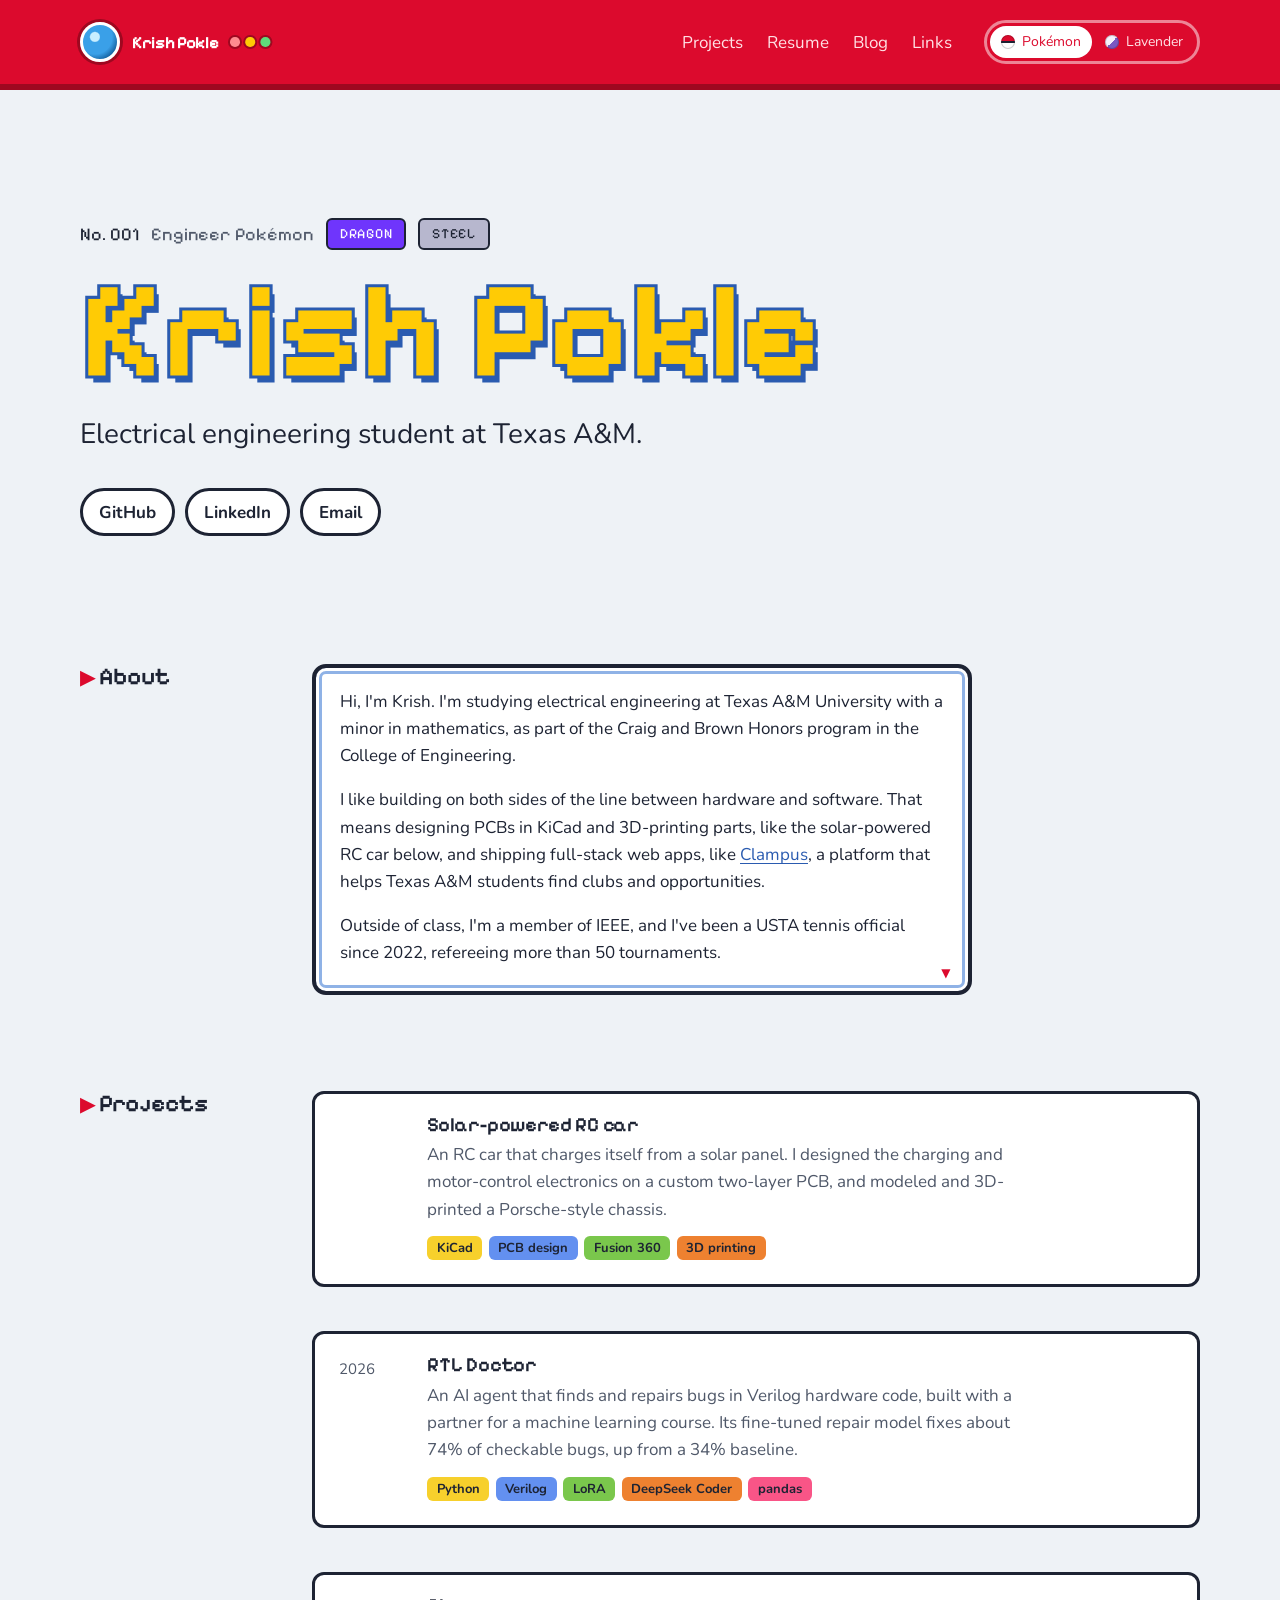
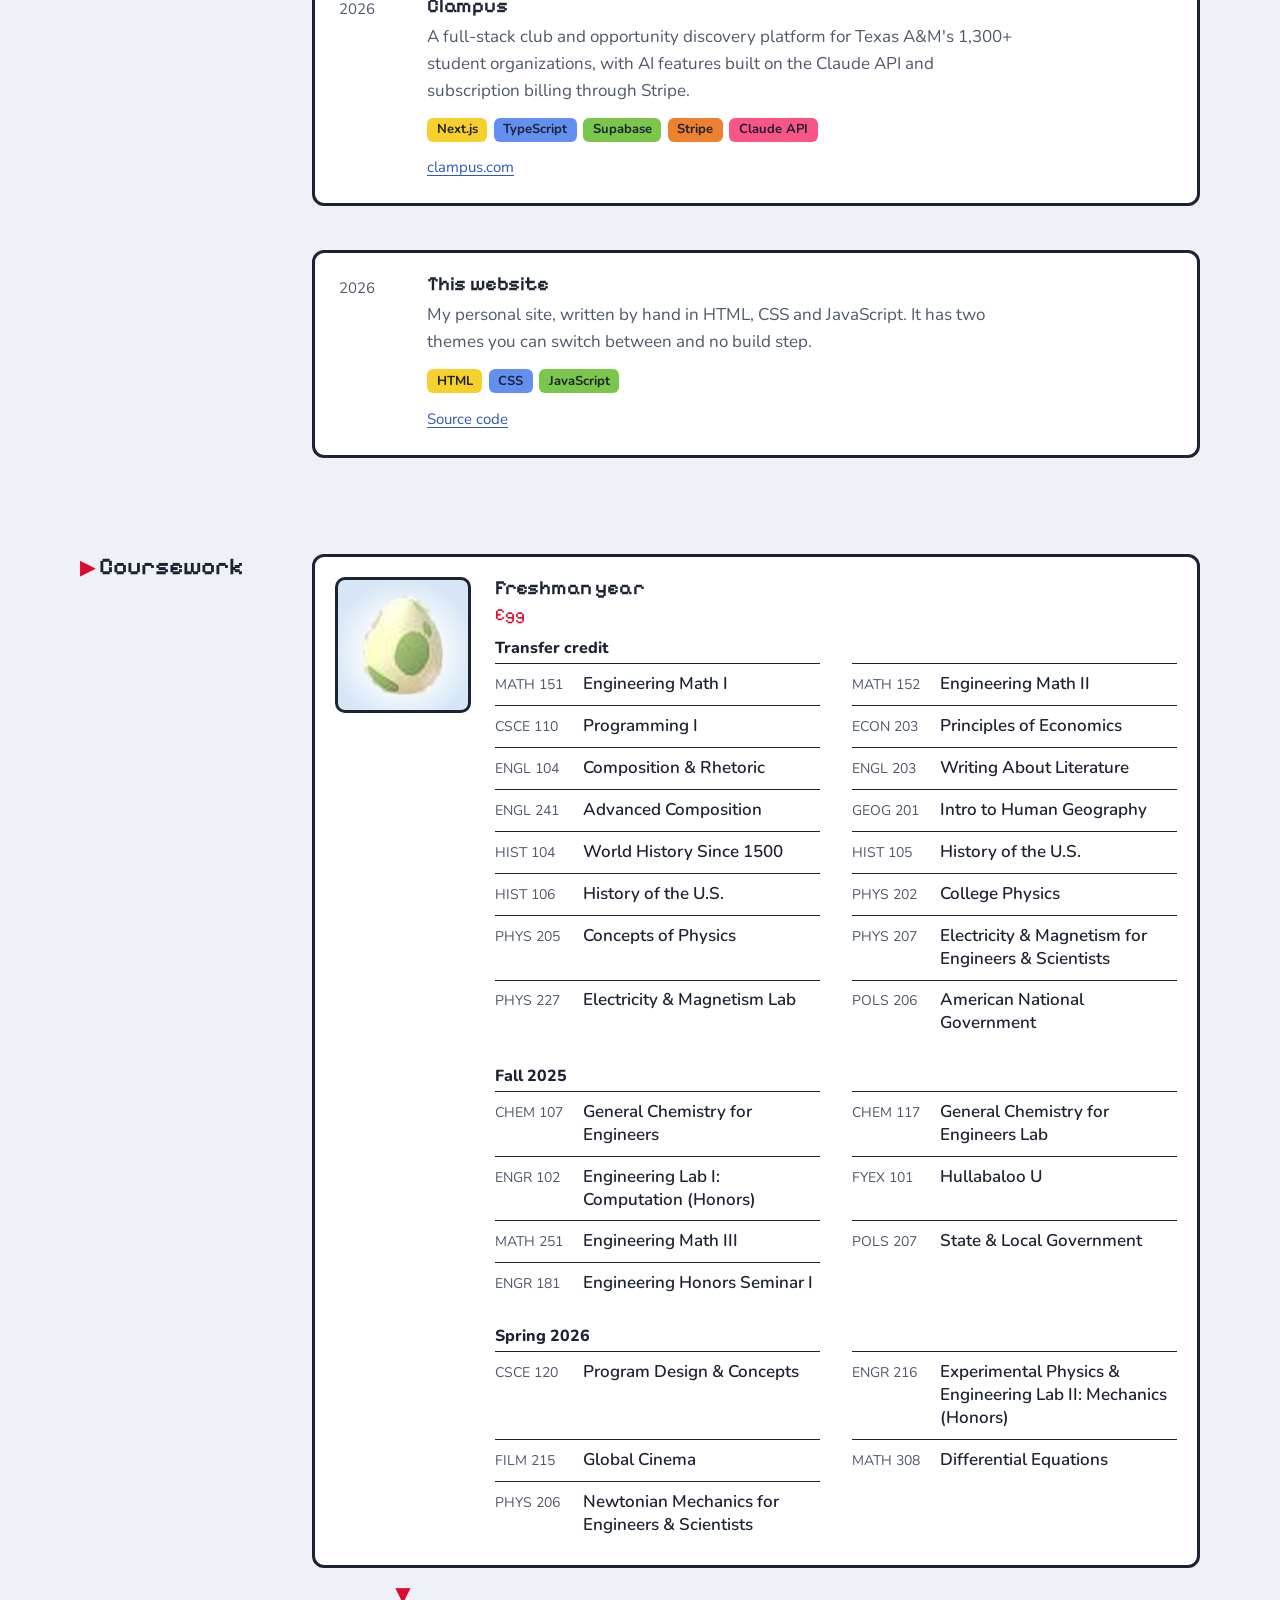
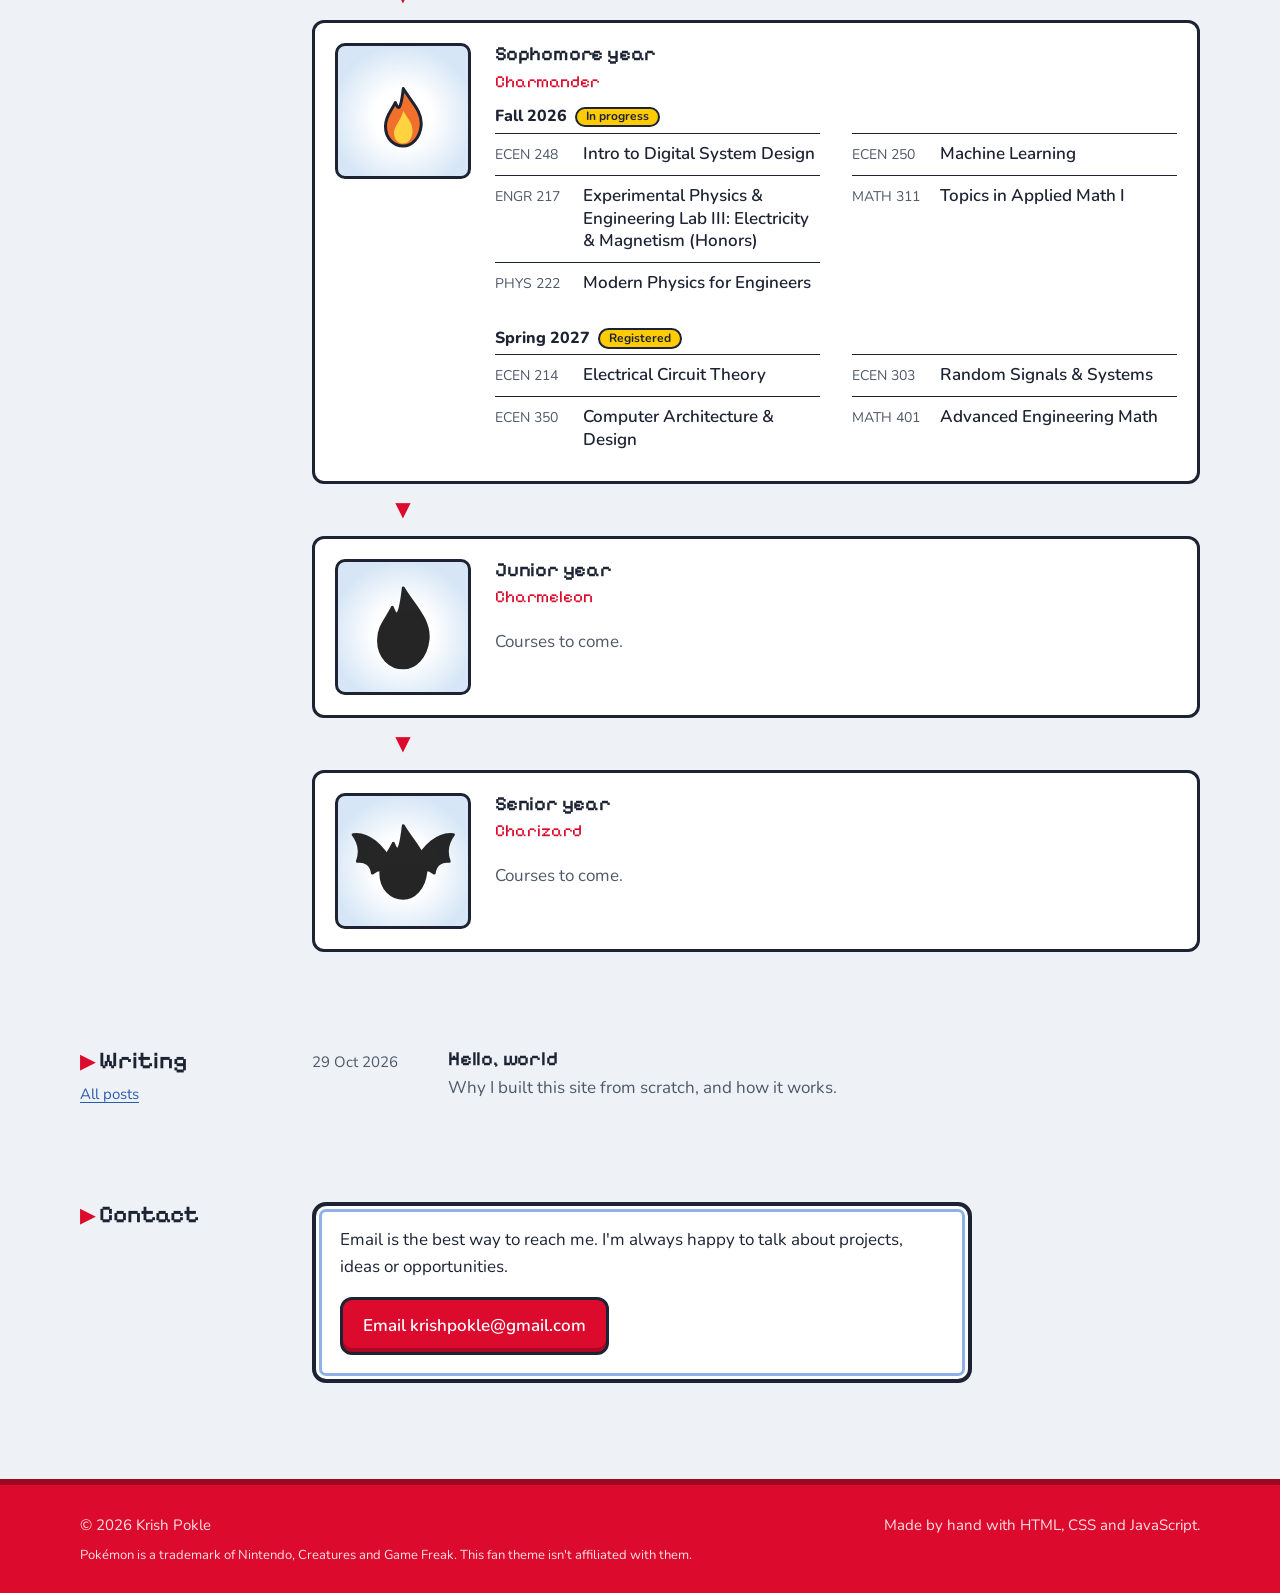
<file: index.html>
<!doctype html>
<html lang="en">
<head>
  <meta charset="utf-8">
  <meta name="viewport" content="width=device-width, initial-scale=1">
  <title>Krish Pokle</title>
  <meta name="description" content="Krish Pokle's personal website: projects, resume and writing.">
  <link rel="icon" href="assets/favicon.svg" type="image/svg+xml">

  <!-- Fonts for both themes -->
  <link rel="preconnect" href="https://fonts.googleapis.com">
  <link rel="preconnect" href="https://fonts.gstatic.com" crossorigin>
  <link rel="stylesheet" href="https://fonts.googleapis.com/css2?family=Figtree:wght@400..700&family=Fraunces:opsz,wght,SOFT@9..144,400..700,0..100&family=Nunito:wght@400..800&family=Pixelify+Sans:wght@400..700&display=swap">

  <link rel="stylesheet" href="css/style.css">
  <script src="js/theme.js"></script>
  <script src="js/content.js" defer></script>
  <script src="js/main.js" defer></script>
</head>

<!-- data-page highlights the right nav link.
     data-root is the path back to the top folder ("" here, "../" in /blog). -->
<body data-page="home" data-root="">
  <a class="skip-link" href="#main">Skip to content</a>
  <header class="site-header" id="site-header"></header>

  <main id="main">
    <!-- Empty elements with data-render="..." get filled in by js/main.js,
         using your info from js/content.js. -->

    <section class="hero container">
      <p class="hero-dex" data-render="dex"></p>
      <h1 class="hero-name" data-render="name"></h1>
      <p class="hero-tagline" data-render="tagline"></p>
      <ul class="pill-row" data-render="pills"></ul>
    </section>

    <section class="section container split" id="about">
      <h2>About</h2>
      <div class="prose" data-render="about"></div>
    </section>

    <section class="section container split" id="projects">
      <h2>Projects</h2>
      <ul class="projects" data-render="projects"></ul>
    </section>

    <section class="section container split" id="coursework">
      <h2>Coursework</h2>
      <!-- One stage per school year. In the Pokémon theme, each one
           evolves as you scroll down to it. -->
      <ol class="evolution" data-render="evolution"></ol>
    </section>

    <section class="section container split" id="writing">
      <div class="section-aside">
        <h2>Writing</h2>
        <a href="blog/index.html">All posts</a>
      </div>
      <ul class="post-list" data-render="posts" data-limit="3"></ul>
    </section>

    <section class="section container split" id="contact">
      <h2>Contact</h2>
      <div class="prose">
        <p data-render="contact-note"></p>
        <p data-render="email-button"></p>
      </div>
    </section>
  </main>

  <footer class="site-footer" id="site-footer"></footer>
</body>
</html>
</file>
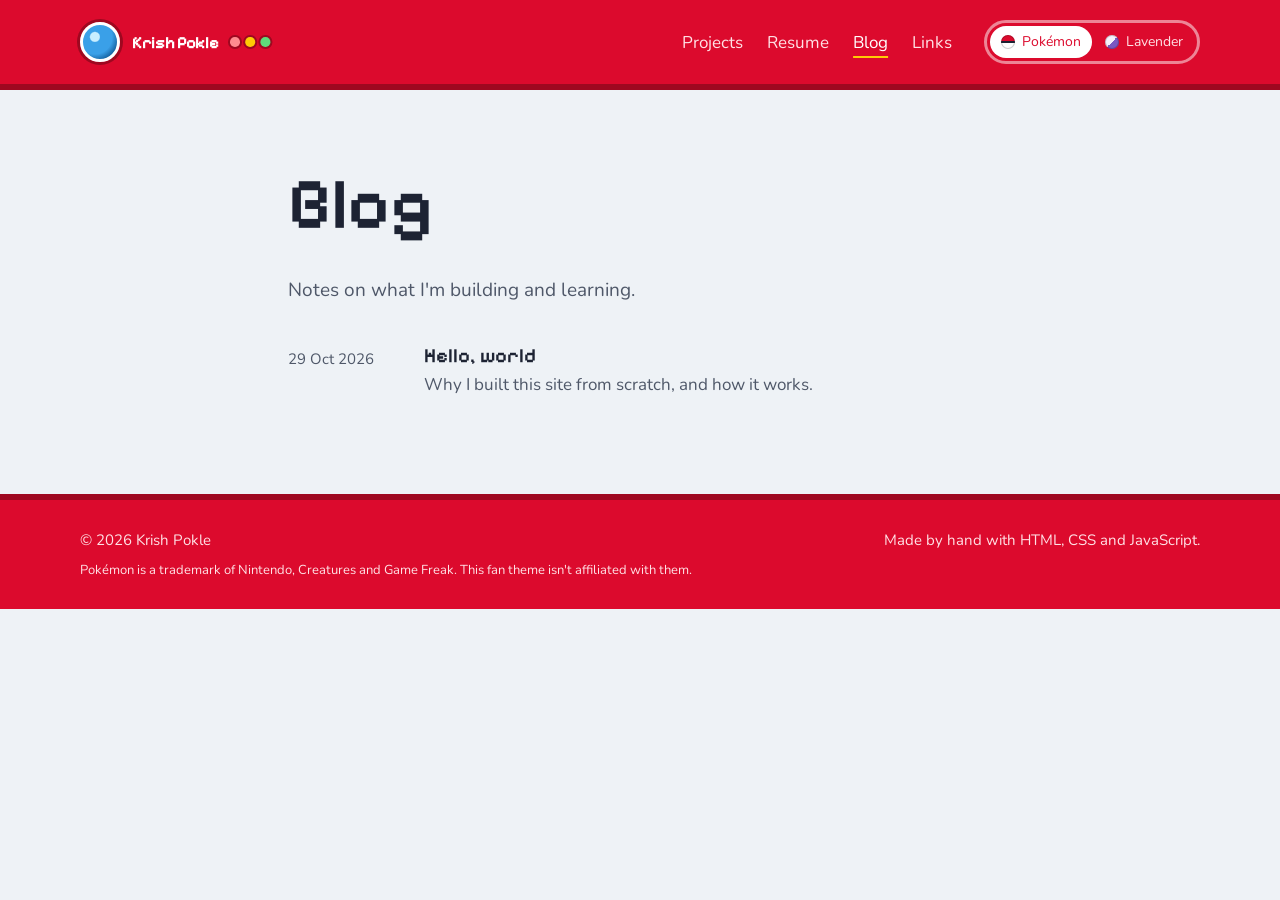
<file: blog/index.html>
<!doctype html>
<html lang="en">
<head>
  <meta charset="utf-8">
  <meta name="viewport" content="width=device-width, initial-scale=1">
  <title>Blog | Krish Pokle</title>
  <meta name="description" content="Krish Pokle's blog.">
  <!-- This page is one folder down, so paths start with "../" -->
  <link rel="icon" href="../assets/favicon.svg" type="image/svg+xml">

  <link rel="preconnect" href="https://fonts.googleapis.com">
  <link rel="preconnect" href="https://fonts.gstatic.com" crossorigin>
  <link rel="stylesheet" href="https://fonts.googleapis.com/css2?family=Figtree:wght@400..700&family=Fraunces:opsz,wght,SOFT@9..144,400..700,0..100&family=Nunito:wght@400..800&family=Pixelify+Sans:wght@400..700&display=swap">

  <link rel="stylesheet" href="../css/style.css">
  <script src="../js/theme.js"></script>
  <script src="../js/content.js" defer></script>
  <script src="../js/main.js" defer></script>
</head>

<body data-page="blog" data-title="Blog" data-root="../">
  <a class="skip-link" href="#main">Skip to content</a>
  <header class="site-header" id="site-header"></header>

  <main id="main" class="narrow">
    <div class="page-head">
      <h1>Blog</h1>
      <p class="lede">Notes on what I'm building and learning.</p>
    </div>
    <!-- Lists every post from the "posts" section of js/content.js. -->
    <ul class="post-list" data-render="posts" data-heading="h2"></ul>
  </main>

  <footer class="site-footer" id="site-footer"></footer>
</body>
</html>
</file>
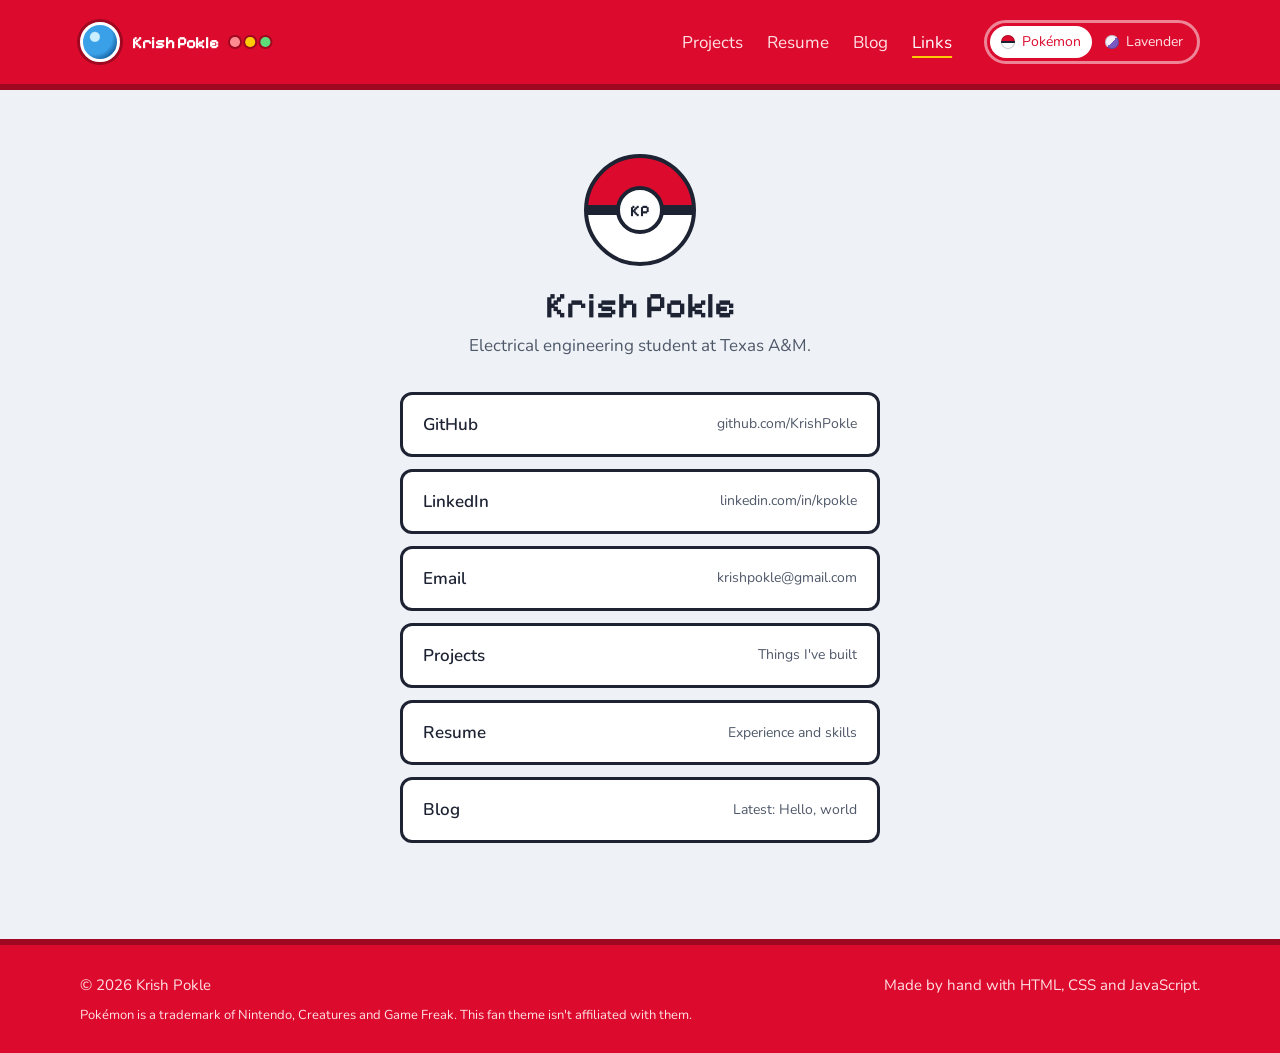
<file: links.html>
<!doctype html>
<html lang="en">
<head>
  <meta charset="utf-8">
  <meta name="viewport" content="width=device-width, initial-scale=1">
  <title>Links | Krish Pokle</title>
  <meta name="description" content="All of Krish Pokle's links in one place.">
  <link rel="icon" href="assets/favicon.svg" type="image/svg+xml">

  <link rel="preconnect" href="https://fonts.googleapis.com">
  <link rel="preconnect" href="https://fonts.gstatic.com" crossorigin>
  <link rel="stylesheet" href="https://fonts.googleapis.com/css2?family=Figtree:wght@400..700&family=Fraunces:opsz,wght,SOFT@9..144,400..700,0..100&family=Nunito:wght@400..800&family=Pixelify+Sans:wght@400..700&display=swap">

  <link rel="stylesheet" href="css/style.css">
  <script src="js/theme.js"></script>
  <script src="js/content.js" defer></script>
  <script src="js/main.js" defer></script>
</head>

<!-- A "link in bio" page: share this one on Instagram, TikTok, etc. -->
<body data-page="links" data-title="Links" data-root="">
  <a class="skip-link" href="#main">Skip to content</a>
  <header class="site-header" id="site-header"></header>

  <main id="main" class="linkpage">
    <div class="avatar" data-render="avatar" aria-hidden="true"></div>
    <h1 data-render="name"></h1>
    <p class="linkpage-tagline" data-render="tagline"></p>
    <ul class="link-buttons" data-render="link-buttons"></ul>
  </main>

  <footer class="site-footer" id="site-footer"></footer>
</body>
</html>
</file>
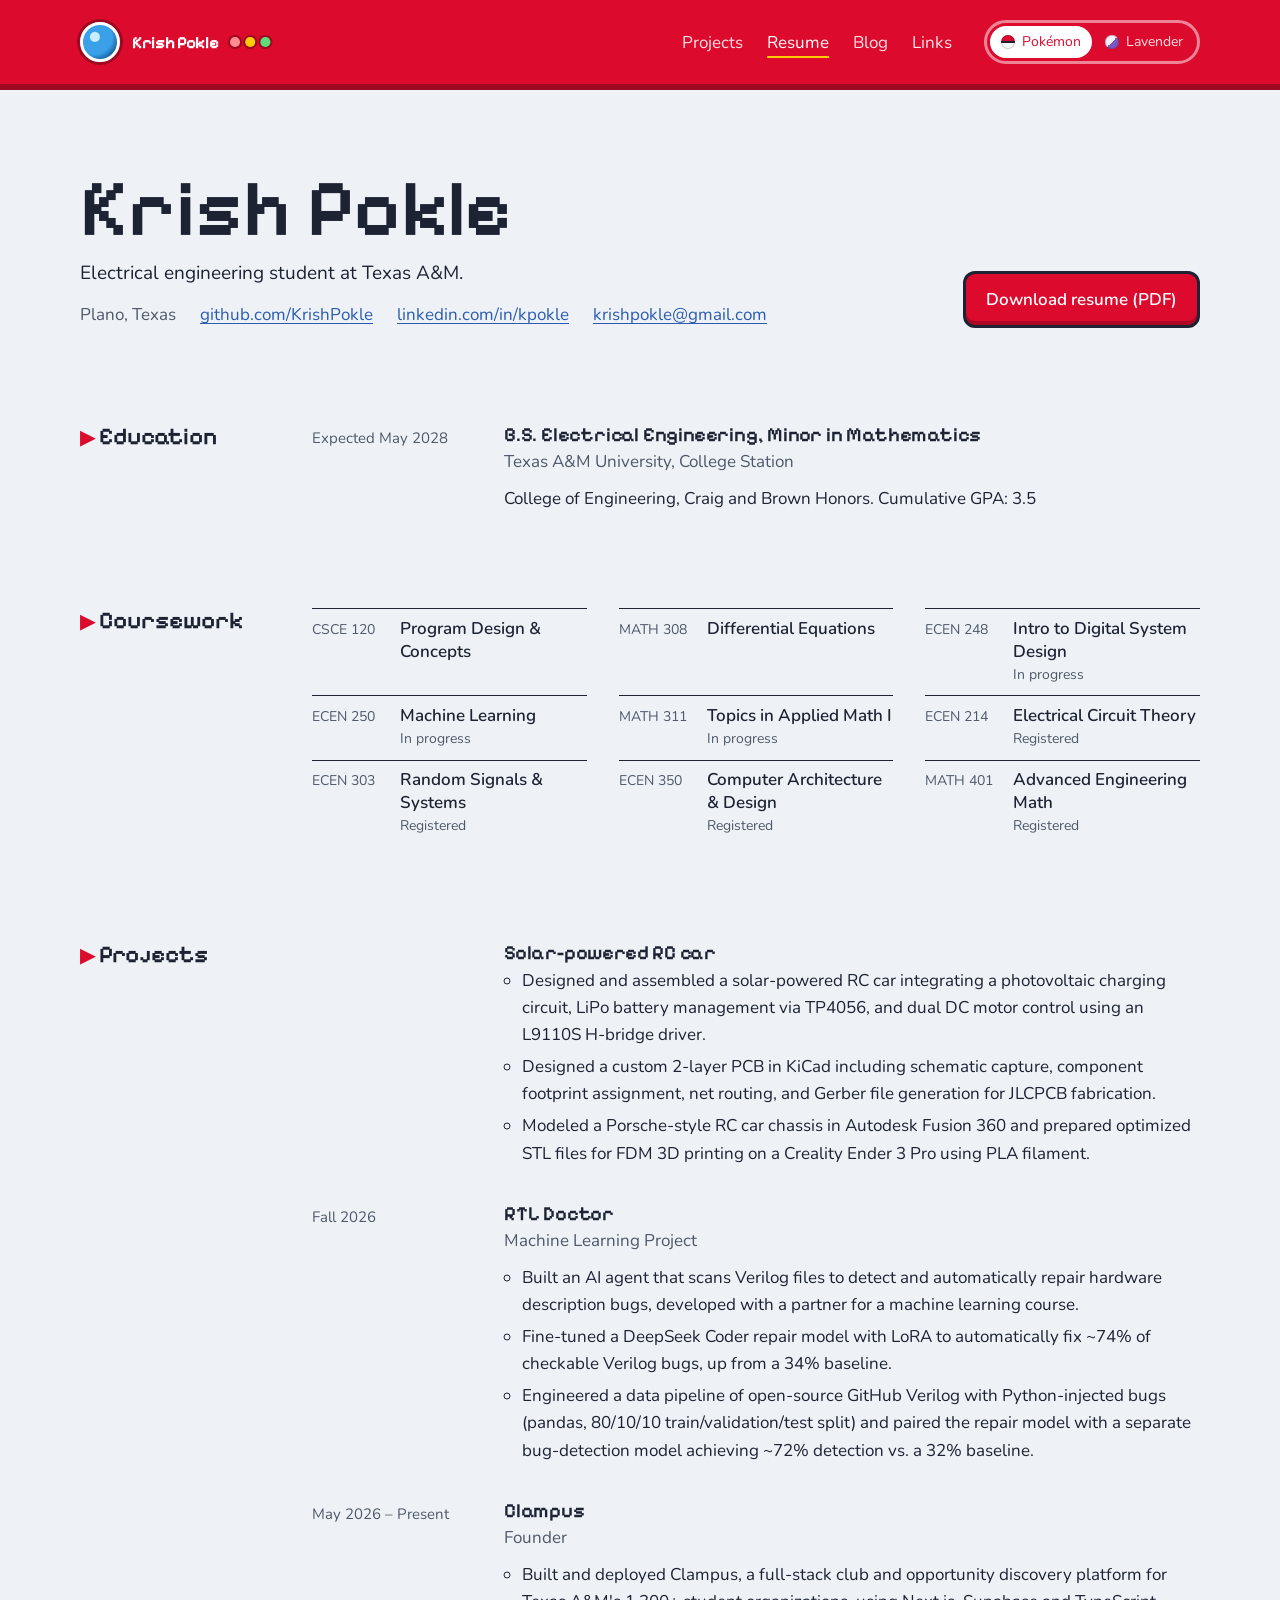
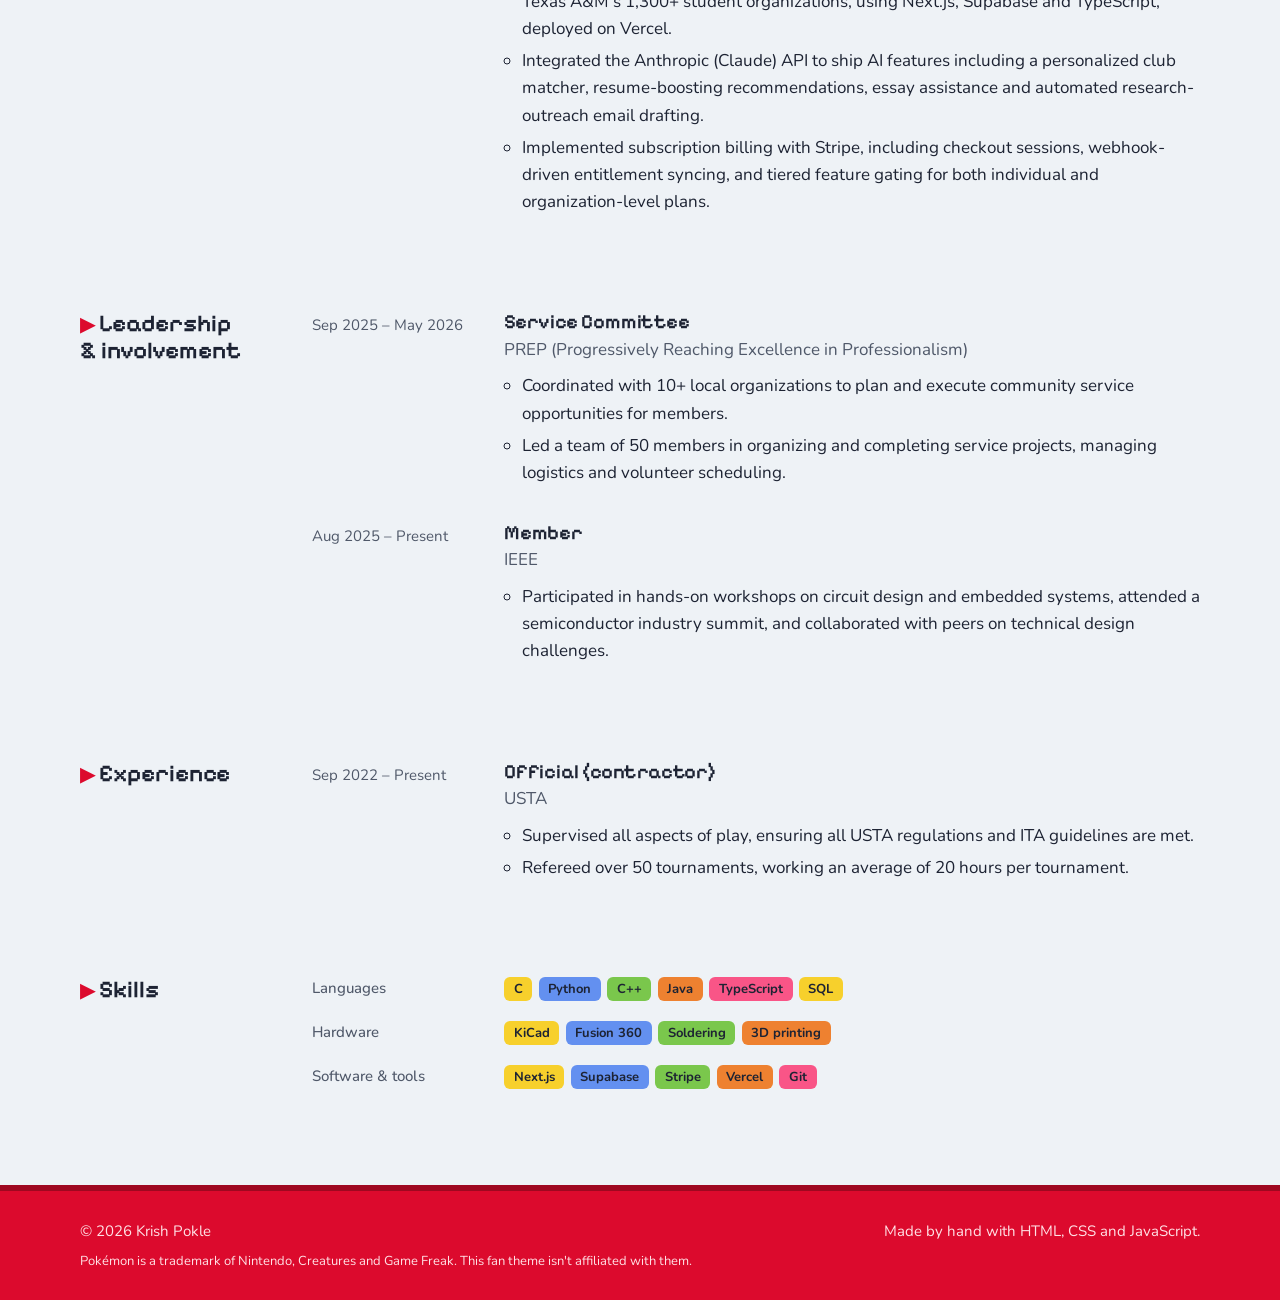
<file: resume.html>
<!doctype html>
<html lang="en">
<head>
  <meta charset="utf-8">
  <meta name="viewport" content="width=device-width, initial-scale=1">
  <title>Resume | Krish Pokle</title>
  <meta name="description" content="Krish Pokle's resume: experience, education and skills.">
  <link rel="icon" href="assets/favicon.svg" type="image/svg+xml">

  <link rel="preconnect" href="https://fonts.googleapis.com">
  <link rel="preconnect" href="https://fonts.gstatic.com" crossorigin>
  <link rel="stylesheet" href="https://fonts.googleapis.com/css2?family=Figtree:wght@400..700&family=Fraunces:opsz,wght,SOFT@9..144,400..700,0..100&family=Nunito:wght@400..800&family=Pixelify+Sans:wght@400..700&display=swap">

  <link rel="stylesheet" href="css/style.css">
  <script src="js/theme.js"></script>
  <script src="js/content.js" defer></script>
  <script src="js/main.js" defer></script>
</head>

<body data-page="resume" data-title="Resume" data-root="">
  <a class="skip-link" href="#main">Skip to content</a>
  <header class="site-header" id="site-header"></header>

  <main id="main" class="container">
    <div class="resume-head">
      <div>
        <h1 data-render="name"></h1>
        <p class="resume-tagline" data-render="tagline"></p>
        <ul class="contact-list" data-render="contact-list"></ul>
      </div>
      <!-- Downloads the PDF set as resumePdf in js/content.js. -->
      <div class="no-print" data-render="resume-download"></div>
    </div>

    <section class="section split">
      <h2>Education</h2>
      <ol class="timeline" data-render="education"></ol>
    </section>

    <section class="section split">
      <h2>Coursework</h2>
      <ul class="courses" data-render="coursework"></ul>
    </section>

    <section class="section split">
      <h2>Projects</h2>
      <ol class="timeline" data-render="resume-projects"></ol>
    </section>

    <section class="section split">
      <h2>Leadership &amp; involvement</h2>
      <ol class="timeline" data-render="leadership"></ol>
    </section>

    <section class="section split">
      <h2>Experience</h2>
      <ol class="timeline" data-render="experience"></ol>
    </section>

    <section class="section split">
      <h2>Skills</h2>
      <div class="skill-groups" data-render="skills"></div>
    </section>
  </main>

  <footer class="site-footer" id="site-footer"></footer>
</body>
</html>
</file>
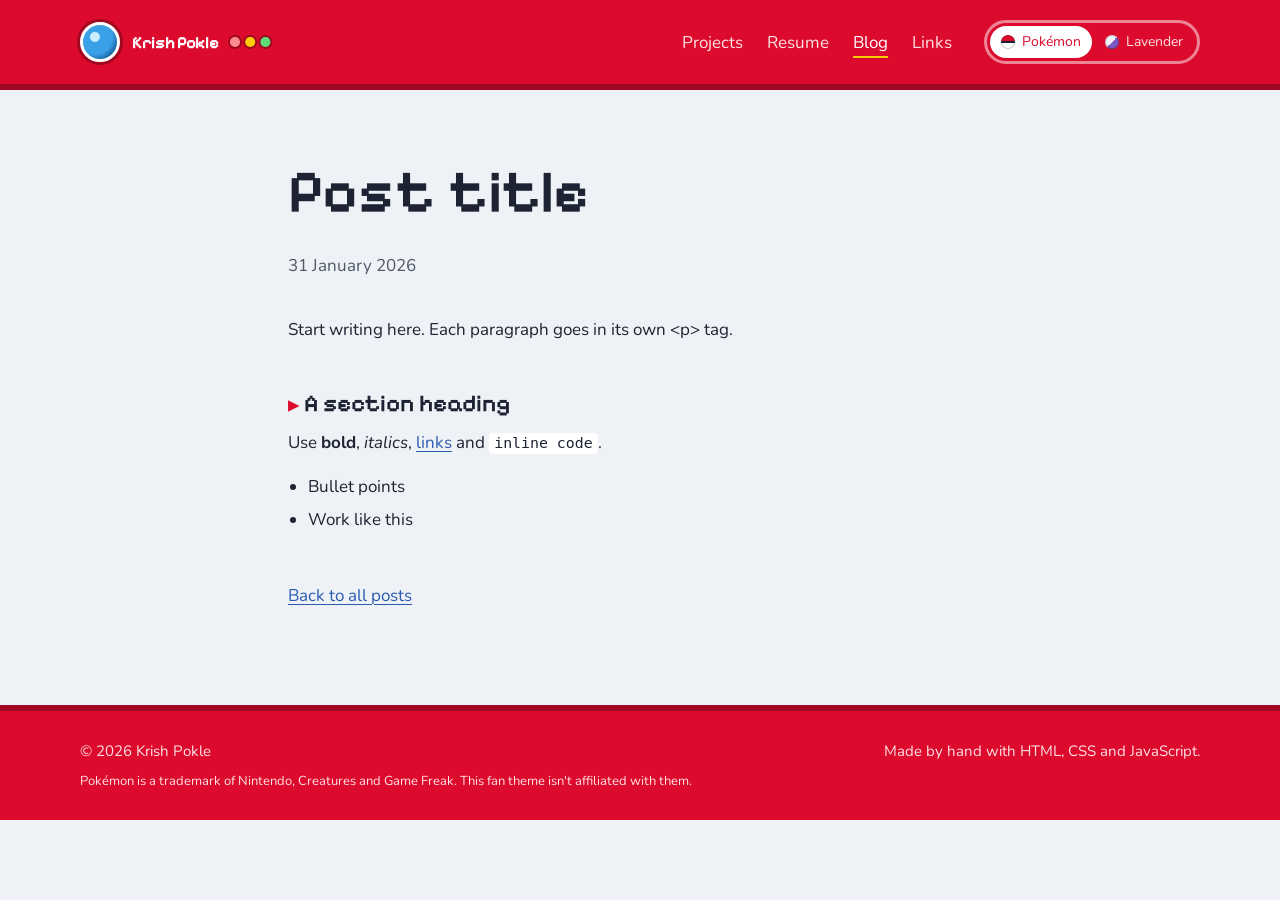
<file: blog/_post-template.html>
<!doctype html>
<!--
  HOW TO WRITE A NEW POST
  1. Copy this file and rename it, e.g. blog/my-first-project.html
     (the name before ".html" is the post's "slug").
  2. Change the four things marked CHANGE below.
  3. Write your post inside <div class="prose">.
  4. Add the post to the "posts" list in js/content.js, using the
     same slug, so it shows up on the home page and blog list.

  This file starts with "_" so GitHub Pages won't publish it.
-->
<html lang="en">
<head>
  <meta charset="utf-8">
  <meta name="viewport" content="width=device-width, initial-scale=1">
  <title>Post title | Krish Pokle</title> <!-- CHANGE -->
  <meta name="description" content="One sentence about this post."> <!-- CHANGE -->
  <link rel="icon" href="../assets/favicon.svg" type="image/svg+xml">

  <link rel="preconnect" href="https://fonts.googleapis.com">
  <link rel="preconnect" href="https://fonts.gstatic.com" crossorigin>
  <link rel="stylesheet" href="https://fonts.googleapis.com/css2?family=Figtree:wght@400..700&family=Fraunces:opsz,wght,SOFT@9..144,400..700,0..100&family=Nunito:wght@400..800&family=Pixelify+Sans:wght@400..700&display=swap">

  <link rel="stylesheet" href="../css/style.css">
  <script src="../js/theme.js"></script>
  <script src="../js/content.js" defer></script>
  <script src="../js/main.js" defer></script>
</head>

<body data-page="blog" data-title="Post title" data-root="../"> <!-- CHANGE data-title -->
  <a class="skip-link" href="#main">Skip to content</a>
  <header class="site-header" id="site-header"></header>

  <main id="main" class="narrow">
    <article>
      <header class="post-header">
        <h1>Post title</h1> <!-- CHANGE -->
        <p class="post-date"><time datetime="2026-01-31">31 January 2026</time></p> <!-- CHANGE -->
      </header>

      <div class="prose">
        <p>Start writing here. Each paragraph goes in its own &lt;p&gt; tag.</p>

        <h2>A section heading</h2>
        <p>Use <strong>bold</strong>, <em>italics</em>, <a href="https://example.com">links</a> and <code>inline code</code>.</p>

        <ul>
          <li>Bullet points</li>
          <li>Work like this</li>
        </ul>

        <!-- Images: put the file in /assets and point to it with "../assets/" -->
        <!-- <img src="../assets/photo.jpg" alt="Describe the picture"> -->
      </div>

      <footer class="post-footer">
        <a href="index.html">Back to all posts</a>
      </footer>
    </article>
  </main>

  <footer class="site-footer" id="site-footer"></footer>
</body>
</html>
</file>
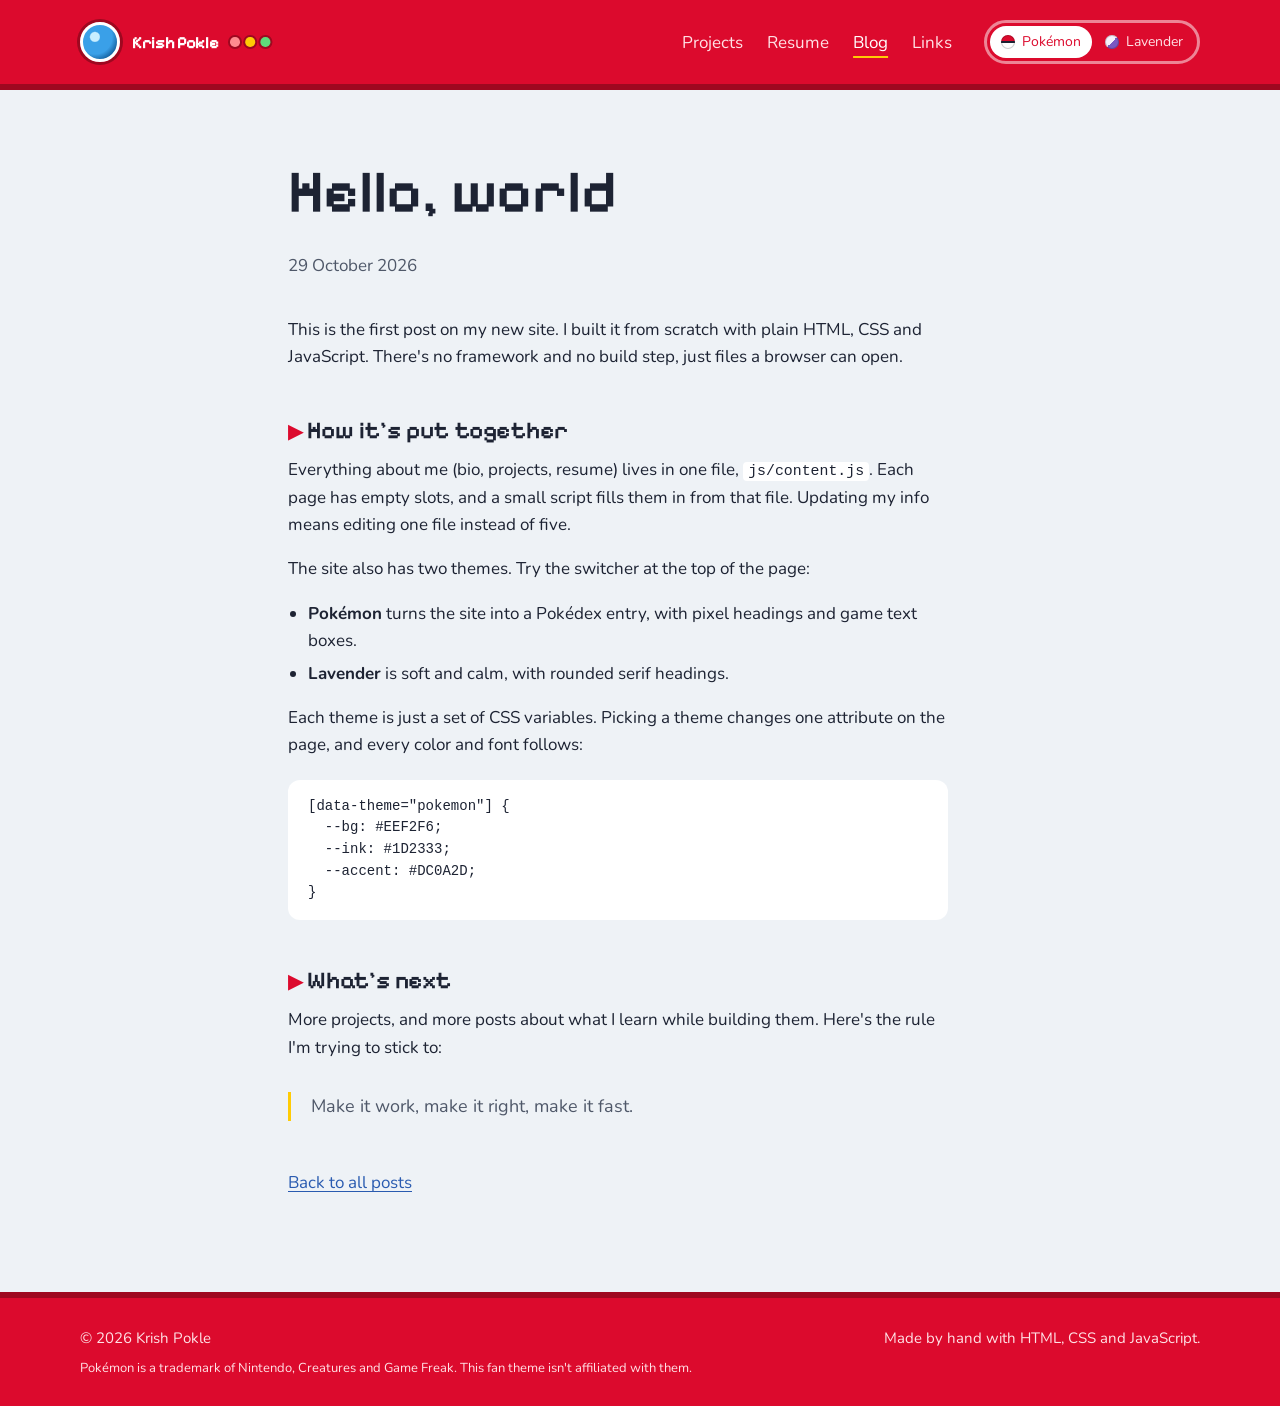
<file: blog/hello-world.html>
<!doctype html>
<html lang="en">
<head>
  <meta charset="utf-8">
  <meta name="viewport" content="width=device-width, initial-scale=1">
  <title>Hello, world | Krish Pokle</title>
  <meta name="description" content="Why I built this site from scratch, and how it works.">
  <link rel="icon" href="../assets/favicon.svg" type="image/svg+xml">

  <link rel="preconnect" href="https://fonts.googleapis.com">
  <link rel="preconnect" href="https://fonts.gstatic.com" crossorigin>
  <link rel="stylesheet" href="https://fonts.googleapis.com/css2?family=Figtree:wght@400..700&family=Fraunces:opsz,wght,SOFT@9..144,400..700,0..100&family=Nunito:wght@400..800&family=Pixelify+Sans:wght@400..700&display=swap">

  <link rel="stylesheet" href="../css/style.css">
  <script src="../js/theme.js"></script>
  <script src="../js/content.js" defer></script>
  <script src="../js/main.js" defer></script>
</head>

<body data-page="blog" data-title="Hello, world" data-root="../">
  <a class="skip-link" href="#main">Skip to content</a>
  <header class="site-header" id="site-header"></header>

  <main id="main" class="narrow">
    <article>
      <header class="post-header">
        <h1>Hello, world</h1>
        <p class="post-date"><time datetime="2026-10-29">29 October 2026</time></p>
      </header>

      <div class="prose">
        <p>This is the first post on my new site. I built it from scratch with plain HTML, CSS and JavaScript. There's no framework and no build step, just files a browser can open.</p>

        <h2>How it's put together</h2>
        <p>Everything about me (bio, projects, resume) lives in one file, <code>js/content.js</code>. Each page has empty slots, and a small script fills them in from that file. Updating my info means editing one file instead of five.</p>

        <p>The site also has two themes. Try the switcher at the top of the page:</p>
        <ul>
          <li><strong>Pokémon</strong> turns the site into a Pokédex entry, with pixel headings and game text boxes.</li>
          <li><strong>Lavender</strong> is soft and calm, with rounded serif headings.</li>
        </ul>

        <p>Each theme is just a set of CSS variables. Picking a theme changes one attribute on the page, and every color and font follows:</p>
<pre><code>[data-theme="pokemon"] {
  --bg: #EEF2F6;
  --ink: #1D2333;
  --accent: #DC0A2D;
}</code></pre>

        <h2>What's next</h2>
        <p>More projects, and more posts about what I learn while building them. Here's the rule I'm trying to stick to:</p>
        <blockquote>
          <p>Make it work, make it right, make it fast.</p>
        </blockquote>
      </div>

      <footer class="post-footer">
        <a href="index.html">Back to all posts</a>
      </footer>
    </article>
  </main>

  <footer class="site-footer" id="site-footer"></footer>
</body>
</html>
</file>
<file: css/style.css>
/* ==========================================================
   style.css

   1. Themes: colors and fonts, as CSS variables
   2. Base: plain HTML elements
   3. Layout: header, footer, containers
   4. Pages: home, resume, blog, links
   5. Theme extras: things only one theme does
   6. Small screens, reduced motion, print

   Everything uses the variables from section 1, like
   var(--ink). Change a value there and the whole site follows.
   ========================================================== */


/* ---------- 1. Themes ---------- */

:root {
  --measure: 66ch;     /* max line length for reading */
  --wide: 70rem;       /* max page width */
  --gutter: clamp(1rem, 4vw, 2.5rem);
  --space-section: clamp(3.5rem, 8vw, 6rem);
  --label-col: 12rem;  /* left column for section headings */
}

/* Lavender: soft and calm. Also the look if JavaScript is off. */
:root,
[data-theme="lavender"] {
  color-scheme: light;
  --bg: #F5F1FB;
  --surface: #EAE2F6;
  --ink: #2B2140;
  --muted: #645879;
  --line: #DACFEB;
  --accent: #7A58C1;
  --accent-deep: #4A2E85;
  --on-accent: #FFFFFF;
  --link: #6744B0;
  --focus: #6744B0;
  --font-display: "Fraunces", Georgia, serif;
  --font-body: "Figtree", system-ui, sans-serif;
  --font-mono: ui-monospace, "SFMono-Regular", Menlo, Consolas, monospace;
  --display-weight: 600;
  --display-tracking: -0.025em;
  --radius: 14px;
  --border-width: 1px;
  --shadow: none;
}

/* Pokémon: a Pokédex-red header, game text boxes and a pixel
   font. Everything is drawn with CSS, with no official artwork. */
[data-theme="pokemon"] {
  color-scheme: light;
  --bg: #EEF2F6;
  --surface: #FFFFFF;
  --ink: #1D2333;
  --muted: #4F5869;
  --line: #1D2333;
  --accent: #DC0A2D;
  --on-accent: #FFFFFF;
  --link: #2A5BB0;
  --focus: #2A5BB0;
  --dex-red: #DC0A2D;
  --dex-red-dark: #9E0820;
  --dex-yellow: #FFCB05;
  --dex-blue: #2A5BB0;
  --font-display: "Pixelify Sans", ui-monospace, monospace;
  --font-body: "Nunito", system-ui, sans-serif;
  --font-mono: ui-monospace, "SFMono-Regular", Menlo, Consolas, monospace;
  --display-weight: 600;
  --display-tracking: 0;
  --radius: 12px;
  --border-width: 3px;
  --shadow: none;
}

/* ---------- 2. Base ---------- */

*,
*::before,
*::after {
  box-sizing: border-box;
}

html {
  -webkit-text-size-adjust: 100%;
  scroll-behavior: smooth;
}

body {
  margin: 0;
  background: var(--bg);
  color: var(--ink);
  font-family: var(--font-body);
  font-size: 1.0625rem;
  line-height: 1.6;
  transition: background-color 0.25s ease, color 0.25s ease;
}

h1,
h2,
h3,
h4 {
  margin: 0 0 0.5em;
  font-family: var(--font-display);
  font-weight: var(--display-weight);
  letter-spacing: var(--display-tracking);
  line-height: 1.1;
  text-wrap: balance;
}

h2 {
  font-size: 1.5rem;
}

h3 {
  font-size: 1.25rem;
  letter-spacing: -0.01em;
}

p {
  margin: 0 0 1em;
}

a {
  color: var(--link);
  text-decoration-thickness: 0.08em;
  text-underline-offset: 0.2em;
}

a:hover {
  text-decoration-thickness: 0.16em;
}

:focus-visible {
  outline: 3px solid var(--focus);
  outline-offset: 3px;
  border-radius: 2px;
}

::selection {
  background: var(--accent);
  color: var(--on-accent);
}

img {
  max-width: 100%;
  height: auto;
}

.skip-link {
  position: absolute;
  top: -4rem;
  left: 0.5rem;
  z-index: 10;
  padding: 0.5rem 1rem;
  border-radius: var(--radius);
  background: var(--ink);
  color: var(--bg);
}

.skip-link:focus {
  top: 0.5rem;
}

.button {
  display: inline-flex;
  align-items: center;
  gap: 0.5rem;
  padding: 0.75rem 1.25rem;
  border: var(--border-width) solid var(--accent);
  border-radius: var(--radius);
  background: var(--accent);
  color: var(--on-accent);
  font: inherit;
  font-weight: 600;
  text-decoration: none;
  box-shadow: var(--shadow);
  cursor: pointer;
}

.button:hover {
  filter: brightness(1.08);
}

.pill-row {
  display: flex;
  flex-wrap: wrap;
  gap: 0.625rem;
  margin: 0;
  padding: 0;
  list-style: none;
}

.pill {
  display: inline-block;
  padding: 0.45rem 1rem;
  border: var(--border-width) solid var(--line);
  border-radius: 999px;
  color: var(--ink);
  font-weight: 500;
  text-decoration: none;
}

.pill:hover {
  border-color: var(--ink);
}

.tags {
  display: flex;
  flex-wrap: wrap;
  gap: 0.4rem;
  margin: 0;
  padding: 0;
  list-style: none;
}

.tag {
  padding: 0.1rem 0.6rem;
  border-radius: 999px;
  background: var(--surface);
  font-size: 0.8125rem;
  font-weight: 500;
}


/* ---------- 3. Layout ---------- */

.container {
  width: min(100% - 2 * var(--gutter), var(--wide));
  margin-inline: auto;
}

/* A narrower column for reading (blog list, posts). */
.narrow {
  width: min(100% - 2 * var(--gutter), 44rem);
  margin-inline: auto;
}

/* Heading on the left, content on the right. */
.split {
  display: grid;
  grid-template-columns: var(--label-col) minmax(0, 1fr);
  gap: 1rem 2.5rem;
  align-items: start;
}

.section {
  padding-top: var(--space-section);
}

.site-header {
  padding-block: 1.25rem;
}

.header-inner {
  display: flex;
  flex-wrap: wrap;
  align-items: center;
  gap: 0.75rem 2rem;
}

.brand {
  margin-right: auto;
  color: var(--ink);
  font-family: var(--font-display);
  font-weight: 700;
  letter-spacing: -0.02em;
  text-decoration: none;
}

.site-nav ul {
  display: flex;
  flex-wrap: wrap;
  gap: 0.25rem 1.5rem;
  margin: 0;
  padding: 0;
  list-style: none;
}

.site-nav a {
  color: var(--muted);
  text-decoration: none;
}

.site-nav a:hover,
.site-nav a[aria-current="page"] {
  color: var(--ink);
}

.site-nav a[aria-current="page"] {
  text-decoration: underline;
  text-decoration-color: var(--accent);
  text-decoration-thickness: 2px;
  text-underline-offset: 0.45em;
}

.theme-switch {
  display: flex;
  gap: 0.125rem;
  padding: 0.2rem;
  border: var(--border-width) solid var(--line);
  border-radius: 999px;
}

.theme-switch button {
  display: flex;
  align-items: center;
  gap: 0.4rem;
  padding: 0.3rem 0.7rem;
  border: 0;
  border-radius: 999px;
  background: transparent;
  color: var(--muted);
  font: inherit;
  font-size: 0.875rem;
  cursor: pointer;
}

.theme-switch button:hover {
  color: var(--ink);
}

.theme-switch button[aria-pressed="true"] {
  background: var(--ink);
  color: var(--bg);
}

/* Each swatch previews its theme's background and accent. */
.swatch {
  flex: none;
  width: 0.875rem;
  height: 0.875rem;
  border-radius: 50%;
  box-shadow: inset 0 0 0 1px rgb(0 0 0 / 0.2);
}

.swatch-pokemon  { background: linear-gradient(#DC0A2D 0 42%, #1D2333 42% 58%, #FFFFFF 58%); }
.swatch-lavender { background: linear-gradient(135deg, #F5F1FB 50%, #7A58C1 50%); }

.site-footer {
  margin-top: var(--space-section);
  padding-block: 1.75rem;
  border-top: var(--border-width) solid var(--line);
  color: var(--muted);
  font-size: 0.9375rem;
}

.footer-inner {
  display: flex;
  flex-wrap: wrap;
  justify-content: space-between;
  gap: 0 1.5rem;
}

.footer-inner p {
  margin: 0;
}


/* ---------- 4. Pages ---------- */

/* Home: hero */

.hero {
  padding-block: clamp(3rem, 11vw, 8rem) clamp(1rem, 3vw, 2rem);
}

.hero-name {
  margin: 0 0 1.5rem;
  font-size: clamp(3.25rem, 15vw, 8.5rem);
  line-height: 0.9;
}

.hero-tagline {
  max-width: 34ch;
  margin: 0 0 2.25rem;
  text-wrap: balance;
  font-size: clamp(1.25rem, 2.6vw, 1.75rem);
  line-height: 1.3;
}

/* Only the Pokémon theme shows the Pokédex line and the footer credit. */
.hero-dex,
.theme-credit {
  display: none;
}

/* Home: sections */

.section-aside {
  display: flex;
  flex-direction: column;
  align-items: flex-start;
  gap: 0.5rem;
}

.section-aside h2 {
  margin: 0;
}

.section-aside a {
  font-size: 0.9375rem;
}

.prose {
  max-width: var(--measure);
}

.projects {
  display: grid;
  gap: 2.75rem;
  margin: 0;
  padding: 0;
  list-style: none;
}

.project {
  display: grid;
  grid-template-columns: 4rem minmax(0, 1fr);
  gap: 0 1.5rem;
}

.project-year,
.timeline-when,
.post-item time {
  margin: 0;
  padding-top: 0.15em;
  color: var(--muted);
  font-size: 0.9375rem;
  font-variant-numeric: tabular-nums;
}

.project h3 {
  margin-bottom: 0.35rem;
}

.project h3 a {
  color: var(--ink);
  text-decoration: none;
}

.project h3 a:hover {
  text-decoration: underline;
}

.project-desc {
  max-width: 60ch;
  margin-bottom: 0.85rem;
  color: var(--muted);
}

.project-links {
  display: flex;
  flex-wrap: wrap;
  gap: 0.25rem 1.25rem;
  margin: 0.85rem 0 0;
  font-size: 0.9375rem;
}

.post-list {
  display: grid;
  gap: 1.75rem;
  margin: 0;
  padding: 0;
  list-style: none;
}

.post-item {
  display: grid;
  grid-template-columns: 7rem minmax(0, 1fr);
  gap: 0 1.5rem;
}

.post-item h2,
.post-item h3 {
  margin-bottom: 0.25rem;
  font-size: 1.25rem;
}

.post-item h2 a,
.post-item h3 a {
  color: var(--ink);
  text-decoration: none;
}

.post-item h2 a:hover,
.post-item h3 a:hover {
  text-decoration: underline;
}

.post-item p {
  margin: 0;
  color: var(--muted);
}

.empty {
  color: var(--muted);
}

/* Coursework (home and resume): one row per course, the code in a
   narrow column and then the name. */

.courses {
  display: grid;
  grid-template-columns: repeat(auto-fill, minmax(17rem, 1fr));
  gap: 0 2rem;
  margin: 0;
  padding: 0;
  list-style: none;
}

.course {
  display: grid;
  grid-template-columns: 4.75rem minmax(0, 1fr);
  gap: 0 0.75rem;
  align-items: baseline;
  padding-block: 0.55rem;
  border-top: 1px solid var(--line);
}

.course-code {
  grid-column: 1;
  color: var(--muted);
  font-size: 0.875rem;
  font-variant-numeric: tabular-nums;
  white-space: nowrap;
}

.course-name {
  grid-column: 2;
  font-weight: 600;
  line-height: 1.35;
}

.course-name:first-child {
  grid-column: 1 / -1;
}

.course-note {
  grid-column: 2;
  color: var(--muted);
  font-size: 0.875rem;
}

/* Semesters inside a school year. */
.term + .term {
  margin-top: 1.5rem;
}

.term-name {
  display: flex;
  flex-wrap: wrap;
  align-items: center;
  gap: 0.5rem;
  margin: 0 0 0.35rem;
  font-size: 1rem;
  letter-spacing: 0;
}

.term-status {
  padding: 0.1rem 0.55rem;
  border-radius: 999px;
  background: var(--accent);
  color: var(--on-accent);
  font-family: var(--font-body);
  font-size: 0.75rem;
  font-weight: 700;
}

/* Coursework stages on the home page: year on the left, courses on
   the right. The Pokémon theme adds art and evolution names. */

.evolution {
  display: grid;
  gap: 2rem;
  margin: 0;
  padding: 0;
  list-style: none;
}

.evo-stage {
  display: grid;
  grid-template-columns: 10.5rem minmax(0, 1fr);
  grid-template-areas: "head courses";
  gap: 0.5rem 1.5rem;
  align-items: start;
}

.evo-head {
  grid-area: head;
  padding-top: 0.85rem;
  border-top: var(--border-width) solid var(--line);
}

.evo-year {
  margin: 0;
  font-size: 1.125rem;
}

.evo-stage > .evo-terms,
.evo-stage > .course-upcoming {
  grid-area: courses;
}

/* A rule across the top, lining up with the one over the year. */
.evo-terms {
  padding-top: 0.85rem;
  border-top: var(--border-width) solid var(--line);
}

.course-upcoming {
  margin: 0;
  padding-top: 0.85rem;
  color: var(--muted);
}

.evo-art,
.evo-name {
  display: none;
}

/* Resume */

.resume-head {
  display: flex;
  flex-wrap: wrap;
  justify-content: space-between;
  align-items: flex-end;
  gap: 1.5rem 2rem;
  padding-top: clamp(2.5rem, 7vw, 5rem);
}

.resume-head h1 {
  margin-bottom: 0.75rem;
  font-size: clamp(2.75rem, 8vw, 5rem);
  line-height: 0.95;
}

.resume-tagline {
  margin-bottom: 0.75rem;
  font-size: 1.1875rem;
}

.contact-list {
  display: flex;
  flex-wrap: wrap;
  gap: 0.25rem 1.5rem;
  margin: 0;
  padding: 0;
  list-style: none;
  color: var(--muted);
}

.timeline {
  display: grid;
  gap: 2.25rem;
  margin: 0;
  padding: 0;
  list-style: none;
}

.timeline-item {
  display: grid;
  grid-template-columns: 10.5rem minmax(0, 1fr);
  gap: 0 1.5rem;
}

.timeline-item h3 {
  margin-bottom: 0.15rem;
}

.timeline-org {
  margin-bottom: 0.6rem;
  color: var(--muted);
}

.timeline-note {
  margin-bottom: 0.6rem;
}

.timeline-note:last-child {
  margin-bottom: 0;
}

.timeline-item ul {
  margin: 0;
  padding-left: 1.1rem;
}

.timeline-item li + li {
  margin-top: 0.3rem;
}

.skill-groups {
  display: grid;
  gap: 1.25rem;
}

.skill-group {
  display: grid;
  grid-template-columns: 10.5rem minmax(0, 1fr);
  gap: 0.5rem 1.5rem;
  align-items: baseline;
}

.skill-group h3 {
  margin: 0;
  color: var(--muted);
  font-family: var(--font-body);
  font-size: 0.9375rem;
  font-weight: 500;
  letter-spacing: 0;
}

/* Blog */

.page-head {
  padding-block: clamp(2.5rem, 7vw, 5rem) 2.5rem;
}

.page-head h1 {
  font-size: clamp(2.75rem, 8vw, 4.5rem);
  line-height: 0.95;
}

.lede {
  margin: 0;
  color: var(--muted);
  font-size: 1.1875rem;
}

.post-header {
  padding-block: clamp(2.5rem, 7vw, 4.5rem) 2.25rem;
}

.post-header h1 {
  font-size: clamp(2.25rem, 6vw, 3.75rem);
  line-height: 1;
}

.post-date {
  margin: 0;
  color: var(--muted);
}

.post-footer {
  margin-top: 3rem;
}

/* Long-form text: blog posts. */
.prose h2 {
  margin: 2em 0 0.5em;
}

.prose ul,
.prose ol {
  padding-left: 1.25rem;
}

.prose li + li {
  margin-top: 0.35em;
}

.prose code {
  padding: 0.1em 0.35em;
  border-radius: 4px;
  background: var(--surface);
  font-family: var(--font-mono);
  font-size: 0.875em;
}

.prose pre {
  overflow-x: auto;
  margin: 1.5em 0;
  padding: 1rem 1.25rem;
  border-radius: var(--radius);
  background: var(--surface);
  font-size: 0.875rem;
  line-height: 1.55;
}

.prose pre code {
  padding: 0;
  background: none;
  font-size: inherit;
}

.prose blockquote {
  margin: 1.75em 0;
  padding-left: 1.25rem;
  border-left: 3px solid var(--accent);
  color: var(--muted);
  font-size: 1.125rem;
}

.prose img {
  border-radius: var(--radius);
}

/* Links page */

.linkpage {
  width: min(100% - 2 * var(--gutter), 30rem);
  margin-inline: auto;
  padding-top: clamp(2rem, 7vw, 4rem);
  text-align: center;
}

.avatar {
  display: grid;
  place-items: center;
  overflow: hidden;
  width: 6rem;
  height: 6rem;
  margin: 0 auto 1.25rem;
  border-radius: 50%;
  background: var(--accent);
  color: var(--on-accent);
  font-family: var(--font-display);
  font-size: 2rem;
  font-weight: var(--display-weight);
  letter-spacing: -0.02em;
}

.avatar img {
  width: 100%;
  height: 100%;
  object-fit: cover;
}

.linkpage h1 {
  margin-bottom: 0.4rem;
  font-size: 2.25rem;
}

.linkpage-tagline {
  margin-bottom: 2rem;
  color: var(--muted);
}

.link-buttons {
  display: grid;
  grid-template-columns: minmax(0, 1fr);
  gap: 0.75rem;
  margin: 0;
  padding: 0;
  list-style: none;
}

.link-button {
  display: flex;
  justify-content: space-between;
  align-items: center;
  gap: 1rem;
  padding: 1rem 1.25rem;
  border: var(--border-width) solid var(--line);
  border-radius: var(--radius);
  background: var(--surface);
  color: var(--ink);
  font-weight: 600;
  text-align: left;
  text-decoration: none;
  box-shadow: var(--shadow);
}

.link-button:hover {
  border-color: var(--ink);
}

.link-label {
  flex: none;
}

.link-button .handle {
  overflow: hidden;
  min-width: 0;
  color: var(--muted);
  font-size: 0.875rem;
  font-weight: 400;
  text-overflow: ellipsis;
  white-space: nowrap;
}


/* ---------- 5. Theme extras ---------- */

/* Pokémon */

/* Header and footer become the red Pokédex casing. Redefining
   the color variables inside them recolors everything within. */
[data-theme="pokemon"] .site-header,
[data-theme="pokemon"] .site-footer {
  --ink: #FFFFFF;
  --muted: #FFE1E5;
  --line: rgb(255 255 255 / 0.5);
  --bg: var(--dex-red);
  --accent: var(--dex-yellow);
  --link: #FFFFFF;
  --focus: #FFFFFF;
  background: var(--dex-red);
  color: var(--muted);
}

[data-theme="pokemon"] .site-header {
  border-bottom: 6px solid var(--dex-red-dark);
}

[data-theme="pokemon"] .site-footer {
  border-top: 6px solid var(--dex-red-dark);
}

[data-theme="pokemon"] .theme-credit {
  display: block;
  flex-basis: 100%;
  margin-top: 0.5rem;
  font-size: 0.8125rem;
}

/* The big blue lens before your name, three status lights after. */
[data-theme="pokemon"] .brand {
  display: inline-flex;
  align-items: center;
  gap: 0.75rem;
}

[data-theme="pokemon"] .brand::before {
  content: "";
  flex: none;
  width: 2.5rem;
  height: 2.5rem;
  border: 3px solid #FFFFFF;
  border-radius: 50%;
  background: radial-gradient(circle at 35% 35%, #C8EEFF 0 14%, #3AA0E8 18% 55%, #14609E 78%);
  box-shadow: 0 0 0 3px var(--dex-red-dark);
}

[data-theme="pokemon"] .brand::after {
  content: "";
  flex: none;
  width: 0.6rem;
  height: 0.6rem;
  margin-right: 1.9rem;
  border-radius: 50%;
  background: #FF8A8F;
  box-shadow:
    0 0 0 2px var(--dex-red-dark),
    0.95rem 0 0 0 var(--dex-yellow),
    0.95rem 0 0 2px var(--dex-red-dark),
    1.9rem 0 0 0 #5EDC7A,
    1.9rem 0 0 2px var(--dex-red-dark);
}

/* Your name in yellow with a blue outline, like the games' title screens. */
[data-theme="pokemon"] .hero-name {
  color: var(--dex-yellow);
  font-weight: 700;
  -webkit-text-stroke: 0.045em var(--dex-blue);
  paint-order: stroke fill;
  text-shadow: 0.04em 0.05em 0 var(--dex-blue);
}

/* "No. 001 Engineer Pokémon" plus type badges, from content.js. */
[data-theme="pokemon"] .hero-dex {
  display: flex;
  flex-wrap: wrap;
  align-items: center;
  gap: 0.5rem 0.75rem;
  margin: 0 0 1.25rem;
  color: var(--muted);
  font-family: var(--font-display);
  font-size: 1.125rem;
}

.dex-number {
  color: var(--ink);
}

/* Type badges, in the games' type colors. */
.type {
  padding: 0.15rem 0.75rem;
  border: 2px solid var(--ink);
  border-radius: 6px;
  background: #A8A77A;
  color: #1D2333;
  font-size: 0.875rem;
  letter-spacing: 0.05em;
  text-transform: uppercase;
}

.type-fire     { background: #EE8130; }
.type-water    { background: #6390F0; }
.type-electric { background: #F7D02C; }
.type-grass    { background: #7AC74C; }
.type-ice      { background: #96D9D6; }
.type-fighting { background: #C22E28; color: #FFFFFF; }
.type-poison   { background: #A33EA1; color: #FFFFFF; }
.type-ground   { background: #E2BF65; }
.type-flying   { background: #A98FF3; }
.type-psychic  { background: #F95587; }
.type-bug      { background: #A6B91A; }
.type-rock     { background: #B6A136; }
.type-ghost    { background: #735797; color: #FFFFFF; }
.type-dragon   { background: #6F35FC; color: #FFFFFF; }
.type-dark     { background: #705746; color: #FFFFFF; }
.type-steel    { background: #B7B7CE; }
.type-fairy    { background: #D685AD; }

/* A menu cursor in front of each heading. */
[data-theme="pokemon"] .section > h2::before,
[data-theme="pokemon"] .section-aside h2::before,
[data-theme="pokemon"] .prose h2::before {
  content: "▶ ";
  color: var(--accent);
  font-size: 0.8em;
}

/* About and Contact sit in game-style text boxes. */
[data-theme="pokemon"] #about .prose,
[data-theme="pokemon"] #contact .prose {
  position: relative;
  padding: 1.25rem 1.5rem 1.5rem;
  border: 4px solid var(--ink);
  border-radius: 14px;
  background: var(--surface);
  box-shadow: inset 0 0 0 3px #FFFFFF, inset 0 0 0 6px #8FB2E6;
}

[data-theme="pokemon"] #about .prose > :last-child,
[data-theme="pokemon"] #contact .prose > :last-child {
  margin-bottom: 0;
}

/* The little "more text" arrow in the corner of the box. */
[data-theme="pokemon"] #about .prose::after {
  content: "▼";
  position: absolute;
  right: 1.1rem;
  bottom: 0.45rem;
  color: var(--accent);
  font-size: 0.75rem;
  animation: blink 1s steps(1) 1s 6;
}

[data-theme="pokemon"] .project {
  padding: 1.25rem 1.5rem 1.5rem;
  border: 3px solid var(--ink);
  border-radius: var(--radius);
  background: var(--surface);
}

[data-theme="pokemon"] .tag {
  color: var(--ink);
  font-weight: 700;
  border-radius: 6px;
}

[data-theme="pokemon"] .tag:nth-child(5n + 1) { background: #F7D02C; }
[data-theme="pokemon"] .tag:nth-child(5n + 2) { background: #6390F0; }
[data-theme="pokemon"] .tag:nth-child(5n + 3) { background: #7AC74C; }
[data-theme="pokemon"] .tag:nth-child(5n + 4) { background: #EE8130; }
[data-theme="pokemon"] .tag:nth-child(5n + 5) { background: #F95587; }

/* Semester names in the regular font: at small sizes the pixel font's
   5 looks like an S. Plus a yellow tag for the semester status. */
[data-theme="pokemon"] .term-name {
  font-family: var(--font-body);
  font-weight: 800;
}

[data-theme="pokemon"] .term-status {
  border: 2px solid var(--ink);
  background: var(--dex-yellow);
  color: var(--ink);
}

/* Coursework: each school year is an evolution stage in its own card. */
[data-theme="pokemon"] .evolution {
  gap: 3.25rem; /* room for the arrow between stages */
}

[data-theme="pokemon"] .evo-stage {
  position: relative;
  grid-template-columns: 8.5rem minmax(0, 1fr);
  grid-template-rows: auto 1fr;
  grid-template-areas:
    "art head"
    "art courses";
  gap: 0.25rem 1.5rem;
  padding: 1.25rem;
  border: 3px solid var(--ink);
  border-radius: var(--radius);
  background: var(--surface);
}

[data-theme="pokemon"] .evo-head {
  padding-top: 0;
  border-top: 0;
}

[data-theme="pokemon"] .evo-year {
  font-size: 1.25rem;
}

[data-theme="pokemon"] .evo-terms {
  padding-top: 0.5rem;
  border-top: 0;
}

[data-theme="pokemon"] .evo-name {
  display: block;
  margin: 0.15rem 0 0;
  color: var(--accent);
  font-family: var(--font-display);
}

/* The little screen that shows the stage's drawing. */
[data-theme="pokemon"] .evo-art {
  position: relative;
  display: grid;
  grid-area: art;
  place-items: center;
  overflow: hidden;
  width: 8.5rem;
  aspect-ratio: 1;
  border: 3px solid var(--ink);
  border-radius: 10px;
  background: radial-gradient(circle at 50% 55%, #FFFFFF 0 30%, #D6E6F6 75%);
}

[data-theme="pokemon"] .evo-art > :is(svg, img) {
  position: relative;
  z-index: 1;
  width: 82%;
  height: 82%;
  object-fit: contain;
}

/* A dark backdrop that only shows during the evolution flash. */
[data-theme="pokemon"] .evo-art::after {
  content: "";
  position: absolute;
  inset: 0;
  background: #1D2333;
  opacity: 0;
}

/* The arrow between stages: this one evolves into the next. */
[data-theme="pokemon"] .evo-stage + .evo-stage::before {
  content: "▼";
  position: absolute;
  top: -2.4rem;
  left: 5.5rem;
  color: var(--accent);
  font-size: 1.25rem;
  line-height: 1;
  transform: translateX(-50%);
}

/* Before a stage scrolls into view it's a dark "who's that
   Pokémon?" silhouette. When main.js adds .is-evolved, it flashes
   white over a dark screen and then appears in color, like the
   games' evolution scene. Upcoming years stay silhouettes. */
[data-theme="pokemon"] .evo-stage:not(.is-evolved) .evo-art > :is(svg, img) {
  filter: brightness(0);
  opacity: 0.85;
}

[data-theme="pokemon"] .is-evolved .evo-art > :is(svg, img) {
  animation: evolve 1.4s ease-out;
}

[data-theme="pokemon"] .is-evolved .evo-art::after {
  animation: evolve-screen 1.4s ease-out;
}

/* The egg doesn't evolve; it cracks as you scroll (main.js sets
   --crack from 0 to 1 and --wobble in degrees). */
[data-theme="pokemon"] .egg {
  position: relative;
  z-index: 1;
  width: 82%;
  aspect-ratio: 1;
  transform: rotate(var(--wobble, 0deg));
  transform-origin: 50% 90%;
}

[data-theme="pokemon"] .egg-half,
[data-theme="pokemon"] .egg-crack {
  position: absolute;
  inset: 0;
}

[data-theme="pokemon"] .egg-half > :is(img, svg) {
  display: block;
  width: 100%;
  height: 100%;
  object-fit: contain;
}

/* Two copies of the egg. The top one is cut along the crack's
   zigzag and sits exactly over the whole egg underneath, so there's
   no visible seam. On hatching, the bottom copy is cut to match and
   the top swings open like a lid, hinged at the left end of the crack. */
[data-theme="pokemon"] .egg-top {
  clip-path: polygon(0% 0%, 100% 0%, 100% 52%, 86% 52%, 81% 47%, 73% 55%, 65% 46%, 57% 57%, 50% 48%, 44% 56%, 36% 46%, 28% 55%, 20% 46%, 14% 51%, 0% 51%);
  transform-origin: 14% 51%;
  transition: transform 0.45s cubic-bezier(0.3, 1.6, 0.5, 1);
}

[data-theme="pokemon"] .is-hatched .egg-bottom {
  clip-path: polygon(0% 51%, 14% 51%, 20% 46%, 28% 55%, 36% 46%, 44% 56%, 50% 48%, 57% 57%, 65% 46%, 73% 55%, 81% 47%, 86% 52%, 100% 52%, 100% 100%, 0% 100%);
}

/* Let the lid poke out of the screen frame when it pops off. */
[data-theme="pokemon"] .is-egg .evo-art {
  overflow: visible;
}

/* The crack lines. pathLength="1" lets a dash offset of 1 hide a
   line completely and 0 show all of it. The main crack is fully
   drawn by --crack 0.6; the small branches grow from 0.55 to 0.95. */
[data-theme="pokemon"] .egg-crack path {
  fill: none;
  stroke: #4A3B22;
  stroke-width: 2.4;
  stroke-linecap: round;
  stroke-linejoin: round;
  stroke-dasharray: 1;
}

[data-theme="pokemon"] .crack-main {
  stroke-dashoffset: calc(1 - clamp(0, var(--crack, 0) / 0.6, 1));
}

[data-theme="pokemon"] .crack-branch {
  stroke-dashoffset: calc(1 - clamp(0, (var(--crack, 0) - 0.55) / 0.4, 1));
}

/* A burst of light behind the egg when it hatches. */
[data-theme="pokemon"] .egg::before {
  content: "";
  position: absolute;
  inset: 10%;
  border-radius: 50%;
  background: radial-gradient(circle, #FFFBE6 0 20%, #FFD23F 50%, transparent 70%);
  opacity: 0;
  transform: scale(0.6);
  transition: opacity 0.35s ease, transform 0.35s ease;
}

[data-theme="pokemon"] .is-hatched .egg::before {
  opacity: 1;
  transform: scale(1.35);
}

[data-theme="pokemon"] .is-hatched .egg-top {
  transform: translate(-6%, -14%) rotate(-22deg);
}

[data-theme="pokemon"] .is-hatched .egg-crack {
  opacity: 0;
}

@keyframes blink {
  50% { opacity: 0; }
}

@keyframes evolve {
  0%   { filter: brightness(0); transform: scale(0.9); }
  20%  { filter: brightness(0) invert(1); transform: scale(1.12); }
  40%  { filter: brightness(0) invert(1); transform: scale(0.94); }
  60%  { filter: brightness(0) invert(1); transform: scale(1.08); }
  100% { filter: none; transform: scale(1); }
}

@keyframes evolve-screen {
  0%       { opacity: 0; }
  15%, 65% { opacity: 0.9; }
  100%     { opacity: 0; }
}

[data-theme="pokemon"] .pill {
  border-color: var(--ink);
  background: var(--surface);
  font-weight: 700;
}

[data-theme="pokemon"] .pill:hover,
[data-theme="pokemon"] .link-button:hover {
  background: #FFF3BF;
}

[data-theme="pokemon"] .button {
  border-color: var(--ink);
  box-shadow: inset 0 -4px 0 rgb(0 0 0 / 0.22);
}

[data-theme="pokemon"] .link-button {
  border-color: var(--ink);
}

/* The initials circle becomes a ball: red top, white bottom,
   a dark band, and a button in the middle holding your initials. */
[data-theme="pokemon"] .avatar {
  position: relative;
  isolation: isolate;
  width: 7rem;
  height: 7rem;
  border: 4px solid var(--ink);
  background: linear-gradient(var(--dex-red) 0 45%, var(--ink) 45% 55%, #FFFFFF 55%);
  color: var(--ink);
  font-size: 1rem;
  font-weight: 700;
}

[data-theme="pokemon"] .avatar::before {
  content: "";
  position: absolute;
  top: 50%;
  left: 50%;
  z-index: -1;
  width: 3rem;
  height: 3rem;
  border: 4px solid var(--ink);
  border-radius: 50%;
  background: #FFFFFF;
  transform: translate(-50%, -50%);
}

[data-theme="pokemon"] .prose blockquote {
  border-left-color: var(--dex-yellow);
}

/* Lavender: Fraunces with its "soft" axis turned all the way up,
   so the serif headings get rounded, gentle edges. */
[data-theme="lavender"] :is(h1, h2, h3, .brand, .avatar) {
  font-variation-settings: "SOFT" 100;
}

[data-theme="lavender"] .hero-name {
  color: var(--accent-deep);
  letter-spacing: -0.035em;
}

[data-theme="lavender"] .tag {
  color: var(--accent-deep);
}

[data-theme="lavender"] .pill {
  background: var(--surface);
  border-color: var(--surface);
}

[data-theme="lavender"] .pill:hover {
  border-color: var(--accent);
}

[data-theme="lavender"] .link-button {
  border-color: var(--surface);
}

[data-theme="lavender"] .link-button:hover {
  border-color: var(--accent);
}

/* ---------- 6. Small screens, reduced motion, print ---------- */

@media (max-width: 48rem) {
  .split {
    grid-template-columns: minmax(0, 1fr);
  }
}

@media (max-width: 40rem) {
  .site-nav {
    order: 3;
    flex-basis: 100%;
  }

  .evo-stage {
    grid-template-columns: minmax(0, 1fr);
    grid-template-areas:
      "head"
      "courses";
  }

  [data-theme="pokemon"] .evo-stage {
    grid-template-columns: 5.5rem minmax(0, 1fr);
    grid-template-rows: auto;
    grid-template-areas:
      "art head"
      "courses courses";
    gap: 0.75rem 1rem;
  }

  [data-theme="pokemon"] .evo-art {
    width: 5.5rem;
  }

  [data-theme="pokemon"] .evo-head {
    align-self: center;
  }

  [data-theme="pokemon"] .evo-stage + .evo-stage::before {
    left: 4rem;
  }

  /* Drop the Pokédex lights so the name and theme switcher share a row. */
  [data-theme="pokemon"] .brand::after {
    display: none;
  }

  .project,
  .post-item,
  .timeline-item,
  .skill-group {
    grid-template-columns: minmax(0, 1fr);
    gap: 0.25rem;
  }
}

/* Below laptop width, theme buttons show just their swatches
   so the header fits. The names stay readable by screen readers. */
@media (max-width: 56rem) {
  .theme-name {
    position: absolute;
    width: 1px;
    height: 1px;
    overflow: hidden;
    clip-path: inset(50%);
    white-space: nowrap;
  }

  .theme-switch button {
    padding: 0.45rem;
  }
}

@media (prefers-reduced-motion: reduce) {
  html {
    scroll-behavior: auto;
  }

  *,
  *::before,
  *::after {
    animation-duration: 0.01ms !important;
    animation-delay: 0s !important;
    animation-iteration-count: 1 !important;
    transition-duration: 0.01ms !important;
  }
}

/* main.js switches to the Lavender theme while printing. */
@media print {
  .site-header,
  .site-footer,
  .skip-link,
  .no-print {
    display: none !important;
  }

  body {
    font-size: 10.5pt;
    background: #fff;
  }

  a {
    color: inherit;
    text-decoration: none;
  }

  .section {
    padding-top: 1.75rem;
  }

  .resume-head {
    padding-top: 0;
  }

  .timeline-item,
  .skill-group,
  .course {
    break-inside: avoid;
  }
}
</file>
